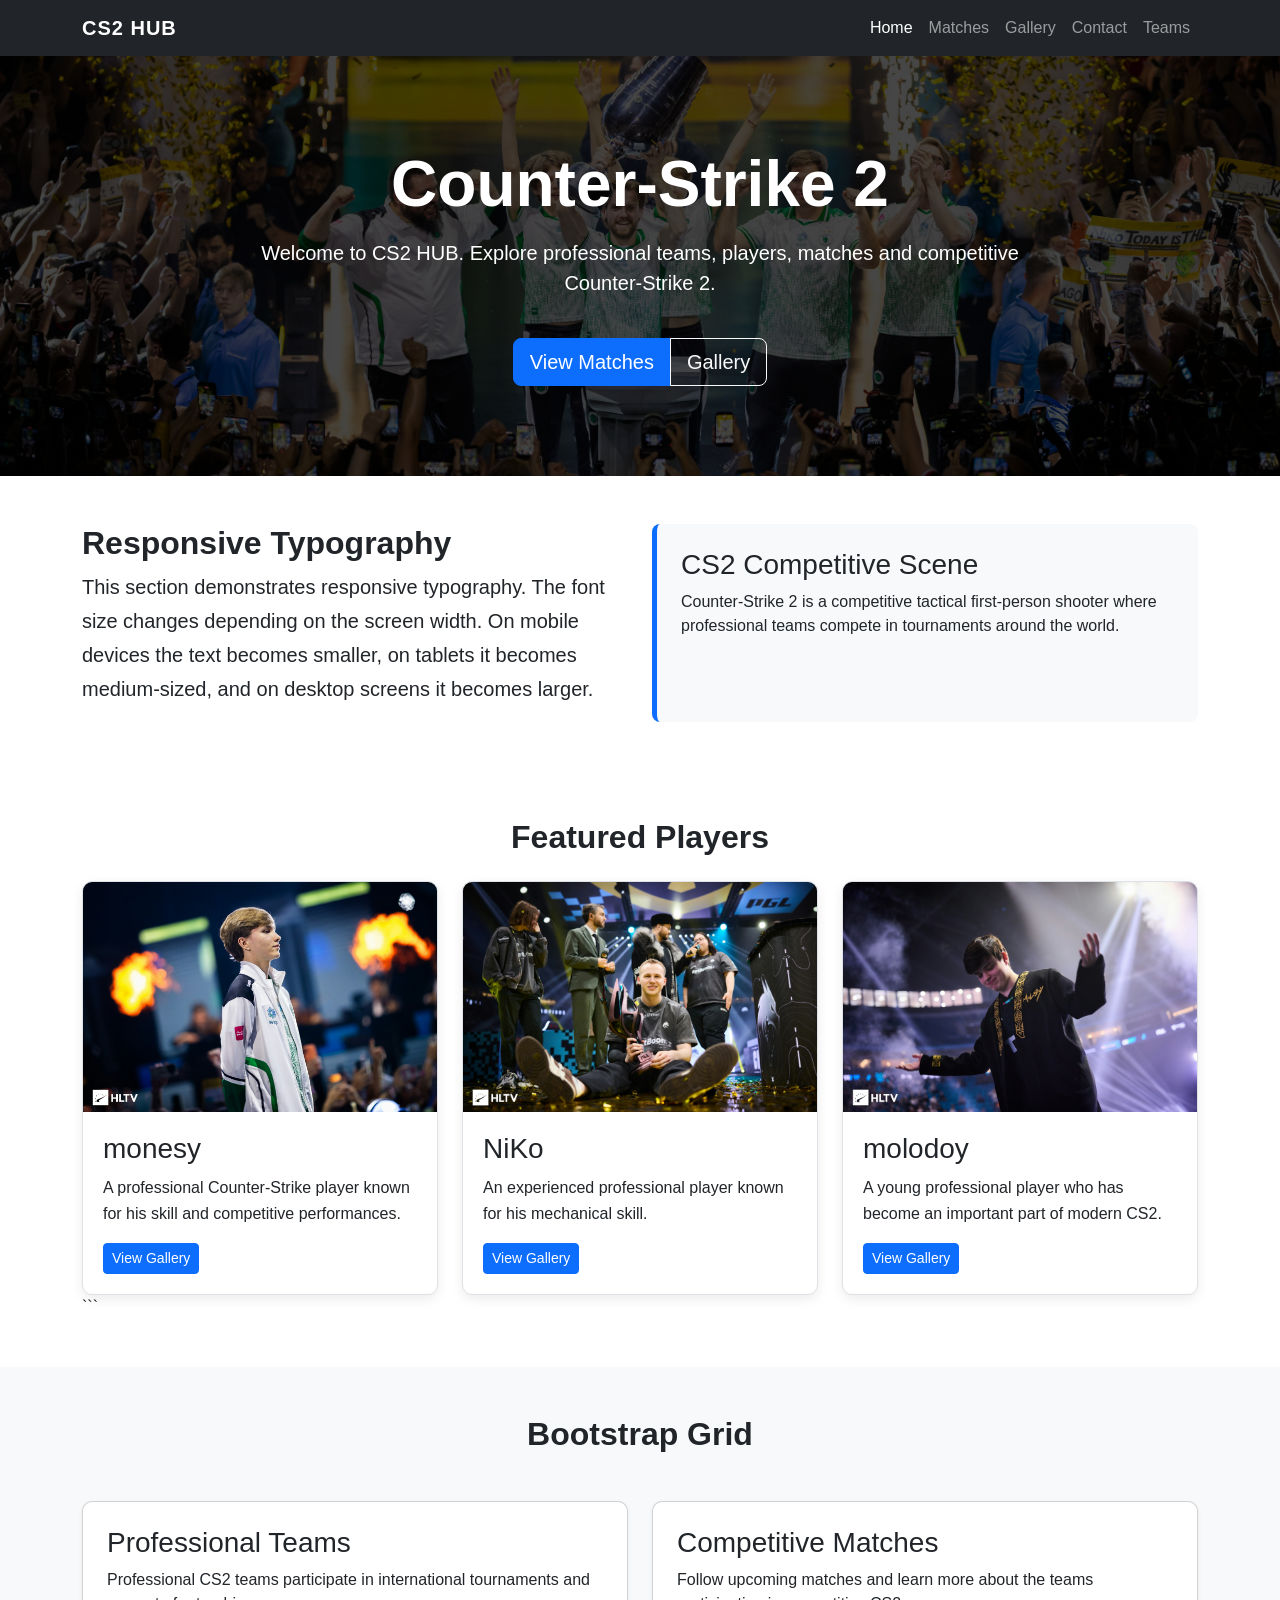
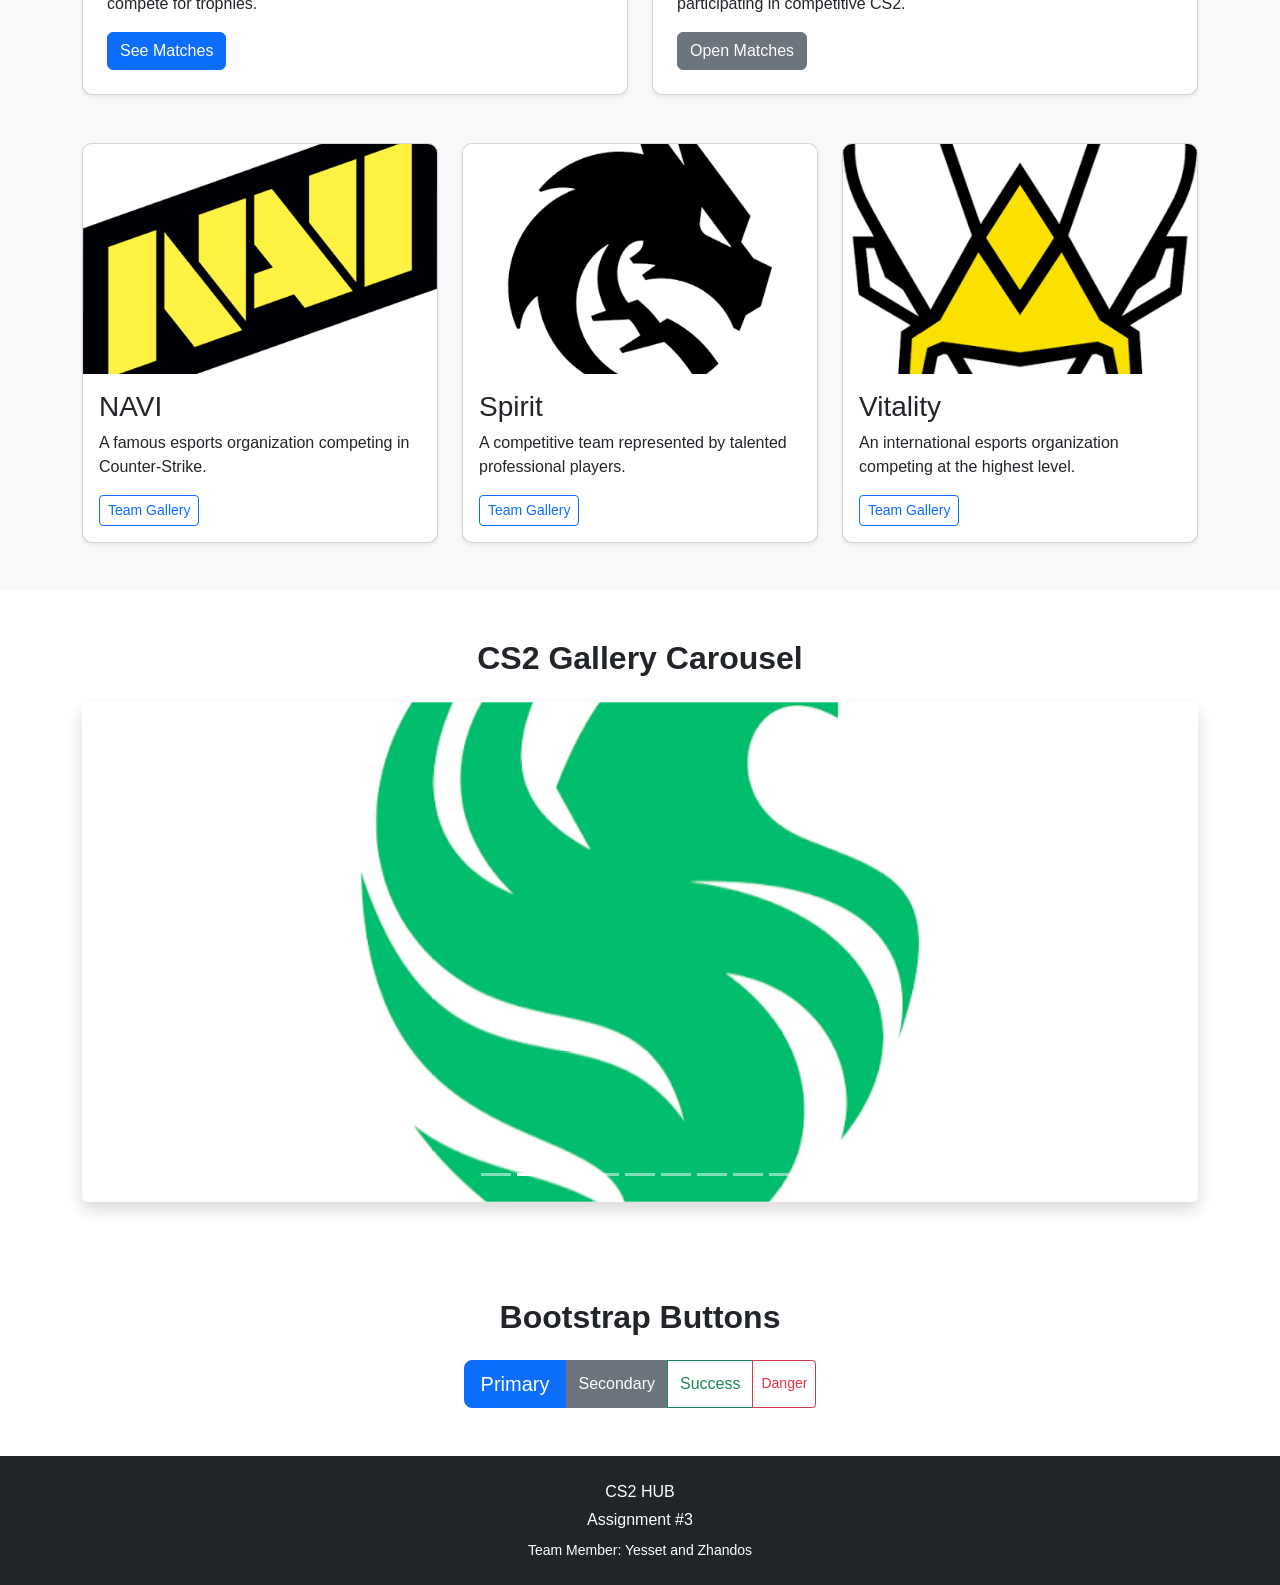
<file: index.html>
<!DOCTYPE html>

<html lang="en">

<head>

<meta charset="UTF-8">

<meta
    name="viewport"
    content="width=device-width, initial-scale=1.0"
>

<title>CS2 HUB - Home</title>

<!-- Bootstrap 5.3 -->
<link
    href="https://cdn.jsdelivr.net/npm/bootstrap@5.3.3/dist/css/bootstrap.min.css"
    rel="stylesheet"
>

<!-- Custom CSS -->
<link rel="stylesheet" href="css/style.css">

</head>

<body>

<!-- =====================================================
     NAVBAR
     ===================================================== -->

<nav class="navbar navbar-expand-lg navbar-dark bg-dark sticky-top">

<div class="container">

    <a
        class="navbar-brand fw-bold"
        href="index.html"
    >
        CS2 HUB
    </a>


    <button
        class="navbar-toggler"
        type="button"
        data-bs-toggle="collapse"
        data-bs-target="#mainNavbar"
        aria-controls="mainNavbar"
        aria-expanded="false"
        aria-label="Toggle navigation"
    >

        <span class="navbar-toggler-icon"></span>

    </button>


    <div
        class="collapse navbar-collapse"
        id="mainNavbar"
    >

        <ul class="navbar-nav ms-auto">

            <li class="nav-item">
                <a
                    class="nav-link active"
                    href="index.html"
                >
                    Home
                </a>
            </li>

            <li class="nav-item">
                <a
                    class="nav-link"
                    href="matches.html"
                >
                    Matches
                </a>
            </li>

            <li class="nav-item">
                <a
                    class="nav-link"
                    href="gallery.html"
                >
                    Gallery
                </a>
            </li>

            <li class="nav-item">
                <a
                    class="nav-link"
                    href="contact.html"
                >
                    Contact
                </a>
            </li>

            <li class="nav-item">
                <a
                    class="nav-link"
                    href="#teams"
                >
                    Teams
                </a>
            </li>

        </ul>

    </div>

</div>

</nav>

<!-- =====================================================
     HERO
     ===================================================== -->

<header class="hero-section py-5">

<div class="container text-center">

    <h1 class="hero-title fw-bold">
        Counter-Strike 2
    </h1>

    <p class="hero-text lead mt-3">

        Welcome to CS2 HUB.
        Explore professional teams, players,
        matches and competitive Counter-Strike 2.

    </p>


    <div
        class="btn-group mt-4"
        role="group"
        aria-label="Main actions"
    >

        <a
            href="matches.html"
            class="btn btn-primary btn-lg"
        >
            View Matches
        </a>

        <a
            href="gallery.html"
            class="btn btn-outline-light btn-lg"
        >
            Gallery
        </a>

    </div>

</div>

</header>

<!-- =====================================================
     RESPONSIVE TYPOGRAPHY
     ===================================================== -->

<section class="container py-5">

<div class="row g-4">

    <div class="col-12 col-lg-6">

        <h2 class="section-title">
            Responsive Typography
        </h2>

        <p class="responsive-text">

            This section demonstrates responsive typography.
            The font size changes depending on the screen width.
            On mobile devices the text becomes smaller,
            on tablets it becomes medium-sized,
            and on desktop screens it becomes larger.

        </p>

    </div>


    <div class="col-12 col-lg-6">

        <div class="info-box p-4 h-100">

            <h3>
                CS2 Competitive Scene
            </h3>

            <p class="mb-0">

                Counter-Strike 2 is a competitive tactical
                first-person shooter where professional teams
                compete in tournaments around the world.

            </p>

        </div>

    </div>

</div>

</section>

<!-- =====================================================
     FEATURED PLAYERS
     ===================================================== -->

<section class="container py-5">

<h2 class="section-title text-center mb-4">
    Featured Players
</h2>


<div class="custom-card-container">


    <!-- CARD 1 -->

    <article class="custom-card">

        <img
            src="images/monesy.jpg"
            alt="m0NESY player"
            class="custom-card-image"
        >

        <div class="custom-card-content">

            <h3>
                monesy
            </h3>

            <p>

                A professional Counter-Strike player
                known for his skill and competitive
                performances.

            </p>

            <a
                href="gallery.html"
                class="btn btn-primary btn-sm"
            >
                View Gallery
            </a>

        </div>

    </article>



    <!-- CARD 2 -->

    <article class="custom-card">

        <img
            src="images/tn1r.jpg"
            alt="NiKo player"
            class="custom-card-image"
        >

        <div class="custom-card-content">

            <h3>
                NiKo
            </h3>

            <p>

                An experienced professional player
                known for his mechanical skill.

            </p>

            <a
                href="gallery.html"
                class="btn btn-primary btn-sm"
            >
                View Gallery
            </a>

        </div>

    </article>



    <!-- CARD 3 -->

    <article class="custom-card">

        <img
            src="images/molodoy.jpg"
            alt="donk player"
            class="custom-card-image"
        >

        <div class="custom-card-content">

            <h3>
                molodoy
            </h3>

            <p>

                A young professional player who has
                become an important part of modern CS2.

            </p>

            <a
                href="gallery.html"
                class="btn btn-primary btn-sm"
            >
                View Gallery
            </a>

        </div>

    </article>

</div>
```

</section>

<!-- =====================================================
     BOOTSTRAP GRID
     ===================================================== -->

<section
    id="teams"
    class="container-fluid bg-light py-5"
>

<div class="container">

    <h2 class="section-title text-center mb-5">
        Bootstrap Grid
    </h2>


    <!-- TWO COLUMNS -->

    <div class="row g-4 mb-5">

        <div class="col-12 col-lg-6">

            <div class="card h-100 shadow-sm">

                <div class="card-body p-4">

                    <h3 class="card-title">
                        Professional Teams
                    </h3>

                    <p class="card-text">

                        Professional CS2 teams participate
                        in international tournaments and
                        compete for trophies.

                    </p>

                    <a
                        href="matches.html"
                        class="btn btn-primary"
                    >
                        See Matches
                    </a>

                </div>

            </div>

        </div>


        <div class="col-12 col-lg-6">

            <div class="card h-100 shadow-sm">

                <div class="card-body p-4">

                    <h3 class="card-title">
                        Competitive Matches
                    </h3>

                    <p class="card-text">

                        Follow upcoming matches and learn
                        more about the teams participating
                        in competitive CS2.

                    </p>

                    <a
                        href="matches.html"
                        class="btn btn-secondary"
                    >
                        Open Matches
                    </a>

                </div>

            </div>

        </div>

    </div>



    <!-- THREE COLUMNS -->

    <div class="row g-4">

        <div class="col-12 col-md-6 col-lg-4">

            <div class="card h-100 shadow-sm">

                <img
                    src="images/navi.jpg"
                    class="card-img-top"
                    alt="NAVI team"
                >

                <div class="card-body">

                    <h3 class="card-title">
                        NAVI
                    </h3>

                    <p class="card-text">

                        A famous esports organization
                        competing in Counter-Strike.

                    </p>

                    <a
                        href="gallery.html"
                        class="btn btn-outline-primary btn-sm"
                    >
                        Team Gallery
                    </a>

                </div>

            </div>

        </div>


        <div class="col-12 col-md-6 col-lg-4">

            <div class="card h-100 shadow-sm">

                <img
                    src="images/spirit.jpg"
                    class="card-img-top"
                    alt="Spirit team"
                >

                <div class="card-body">

                    <h3 class="card-title">
                        Spirit
                    </h3>

                    <p class="card-text">

                        A competitive team represented
                        by talented professional players.

                    </p>

                    <a
                        href="gallery.html"
                        class="btn btn-outline-primary btn-sm"
                    >
                        Team Gallery
                    </a>

                </div>

            </div>

        </div>


        <div class="col-12 col-md-6 col-lg-4">

            <div class="card h-100 shadow-sm">

                <img
                    src="images/vitality.jpg"
                    class="card-img-top"
                    alt="Vitality team"
                >

                <div class="card-body">

                    <h3 class="card-title">
                        Vitality
                    </h3>

                    <p class="card-text">

                        An international esports organization
                        competing at the highest level.

                    </p>

                    <a
                        href="gallery.html"
                        class="btn btn-outline-primary btn-sm"
                    >
                        Team Gallery
                    </a>

                </div>

            </div>

        </div>

    </div>

</div>

</section>

<!-- =====================================================
     CAROUSEL
     ===================================================== -->

<section class="container py-5">

<h2 class="section-title text-center mb-4">
    CS2 Gallery Carousel
</h2>


<div
    id="cs2Carousel"
    class="carousel slide"
    data-bs-ride="carousel"
>

    <div class="carousel-indicators">

        <button
            type="button"
            data-bs-target="#cs2Carousel"
            data-bs-slide-to="0"
            class="active"
            aria-current="true"
            aria-label="Slide 1"
        ></button>

        <button
            type="button"
            data-bs-target="#cs2Carousel"
            data-bs-slide-to="1"
            aria-label="Slide 2"
        ></button>

        <button
            type="button"
            data-bs-target="#cs2Carousel"
            data-bs-slide-to="2"
            aria-label="Slide 3"
        ></button>

        <button
            type="button"
            data-bs-target="#cs2Carousel"
            data-bs-slide-to="3"
            aria-label="Slide 4"
        ></button>

        <button
            type="button"
            data-bs-target="#cs2Carousel"
            data-bs-slide-to="4"
            aria-label="Slide 5"
        ></button>

        <button
            type="button"
            data-bs-target="#cs2Carousel"
            data-bs-slide-to="5"
            aria-label="Slide 6"
        ></button>

        <button
            type="button"
            data-bs-target="#cs2Carousel"
            data-bs-slide-to="6"
            aria-label="Slide 7"
        ></button>

        <button
            type="button"
            data-bs-target="#cs2Carousel"
            data-bs-slide-to="7"
            aria-label="Slide 8"
        ></button>

        <button
            type="button"
            data-bs-target="#cs2Carousel"
            data-bs-slide-to="8"
            aria-label="Slide 9"
        ></button>

    </div>


    <div class="carousel-inner rounded shadow">

        <div class="carousel-item active">

            <img
                src="images/avatar.jpg"
                class="d-block w-50 mx-auto carousel-image"
                alt="CS2 player"
            >

        </div>


        <div class="carousel-item">

            <img
                src="images/falcons.jpg"
                class="d-block w-50 mx-auto carousel-image"
                alt="Falcons"
            >

        </div>


        <div class="carousel-item">

            <img
                src="images/faze.jpg"
                class="d-block w-50 mx-auto carousel-image"
                alt="FaZe"
            >

        </div>


        <div class="carousel-item">

            <img
                src="images/furia.jpg"
                class="d-block w-50 mx-auto carousel-image"
                alt="FURIA"
            >

        </div>


        <div class="carousel-item">

            <img
                src="images/g2.jpg"
                class="d-block w-50 mx-auto carousel-image"
                alt="G2"
            >

        </div>


        <div class="carousel-item">

            <img
                src="images/liquid.jpg"
                class="d-block w-50 mx-auto carousel-image"
                alt="Liquid"
            >

        </div>


        <div class="carousel-item">

            <img
                src="images/navi.jpg"
                class="d-block w-50 mx-auto carousel-image"
                alt="NAVI"
            >

        </div>


        <div class="carousel-item">

            <img
                src="images/spirit.jpg"
                class="d-block w-50 mx-auto carousel-image"
                alt="Spirit"
            >

        </div>


        <div class="carousel-item">

            <img
                src="images/vitality.jpg"
                class="d-block w-50 mx-auto carousel-image"
                alt="Vitality"
            >

        </div>

    </div>


    <button
        class="carousel-control-prev"
        type="button"
        data-bs-target="#cs2Carousel"
        data-bs-slide="prev"
    >

        <span
            class="carousel-control-prev-icon"
            aria-hidden="true"
        ></span>

        <span class="visually-hidden">
            Previous
        </span>

    </button>


    <button
        class="carousel-control-next"
        type="button"
        data-bs-target="#cs2Carousel"
        data-bs-slide="next"
    >

        <span
            class="carousel-control-next-icon"
            aria-hidden="true"
        ></span>

        <span class="visually-hidden">
            Next
        </span>

    </button>

</div>

</section>

<!-- =====================================================
     BUTTONS
     ===================================================== -->

<section class="container py-5">

<div class="text-center">

    <h2 class="section-title mb-4">
        Bootstrap Buttons
    </h2>


    <div
        class="btn-group"
        role="group"
        aria-label="CS2 buttons"
    >

        <button class="btn btn-primary btn-lg">
            Primary
        </button>

        <button class="btn btn-secondary">
            Secondary
        </button>

        <button class="btn btn-outline-success">
            Success
        </button>

        <button class="btn btn-outline-danger btn-sm">
            Danger
        </button>

    </div>

</div>

</section>

<!-- =====================================================
     FOOTER
     ===================================================== -->

<footer class="bg-dark text-white text-center py-4">

<div class="container">

    <p class="mb-1">
        CS2 HUB
    </p>

    <p class="mb-0">
        Assignment #3
    </p>

    <p class="small mt-2 mb-0">
        Team Member: Yesset and Zhandos
    </p>

</div>

</footer>

<script
    src="https://cdn.jsdelivr.net/npm/bootstrap@5.3.3/dist/js/bootstrap.bundle.min.js"
></script>

</body>

</html>
</file>
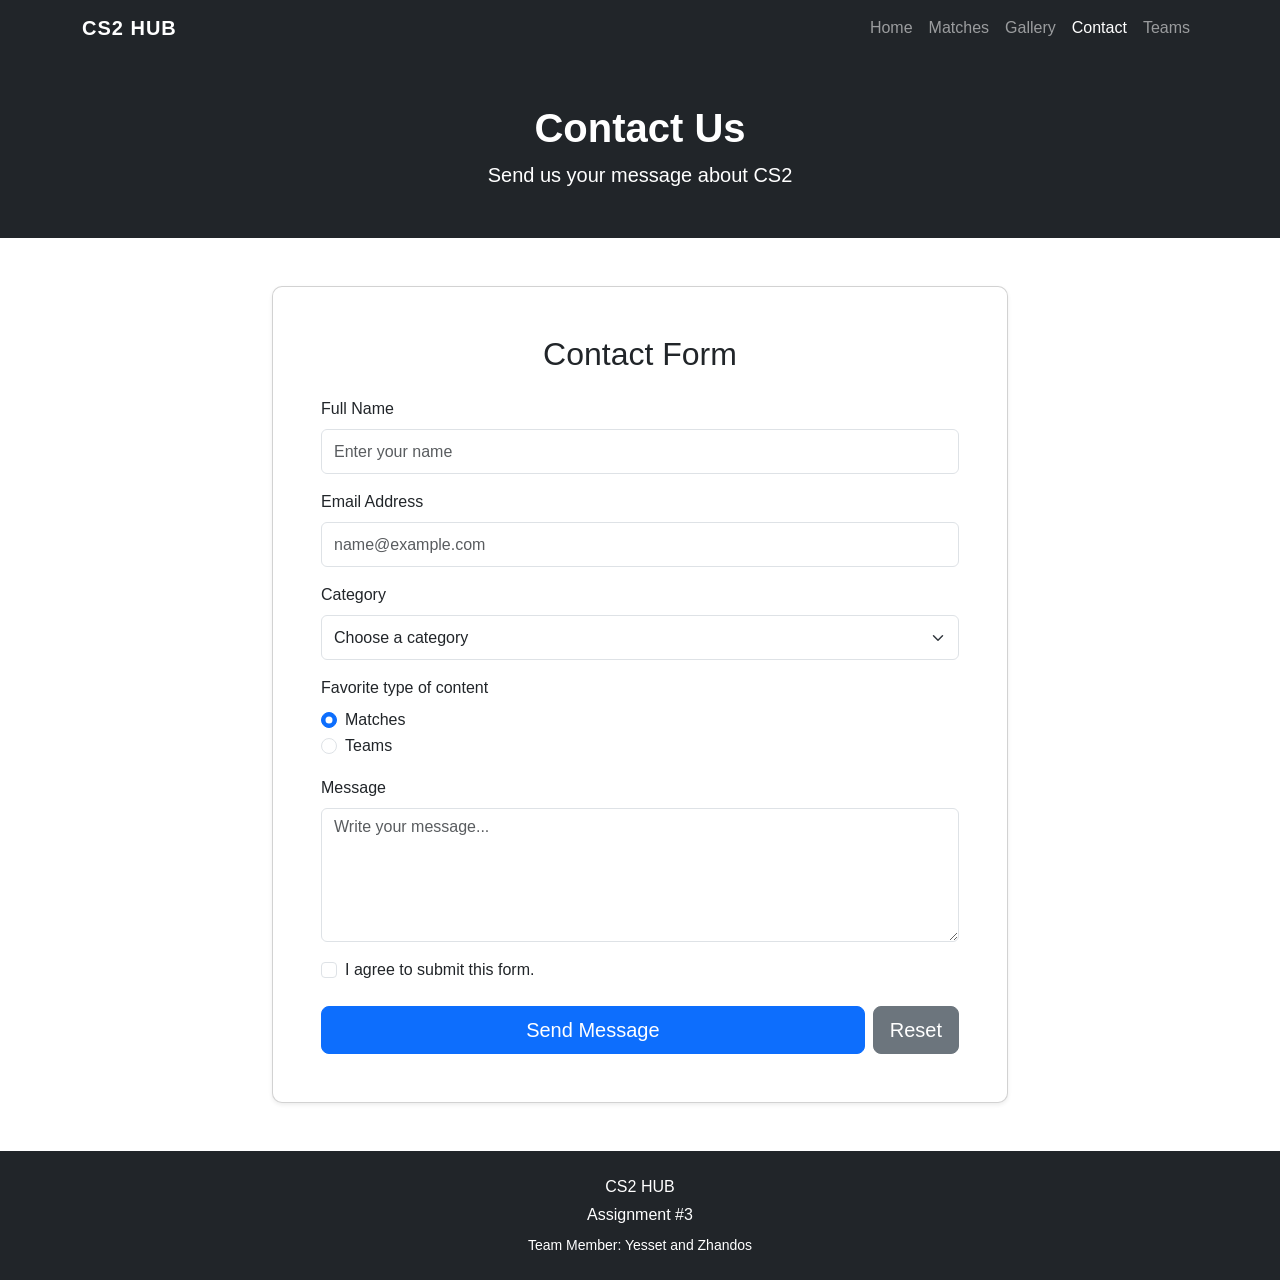
<file: contact.html>
<!DOCTYPE html>

<html lang="en">

<head>

<meta charset="UTF-8">

<meta
    name="viewport"
    content="width=device-width, initial-scale=1.0"
>

<title>CS2 HUB - Contact</title>

<link
    href="https://cdn.jsdelivr.net/npm/bootstrap@5.3.3/dist/css/bootstrap.min.css"
    rel="stylesheet"
>

<link rel="stylesheet" href="css/style.css">

</head>

<body>

<!-- =====================================================
     NAVBAR
     ===================================================== -->

<nav class="navbar navbar-expand-lg navbar-dark bg-dark sticky-top">

<div class="container">

    <a
        class="navbar-brand fw-bold"
        href="index.html"
    >
        CS2 HUB
    </a>


    <button
        class="navbar-toggler"
        type="button"
        data-bs-toggle="collapse"
        data-bs-target="#mainNavbar"
        aria-controls="mainNavbar"
        aria-expanded="false"
        aria-label="Toggle navigation"
    >

        <span class="navbar-toggler-icon"></span>

    </button>


    <div
        class="collapse navbar-collapse"
        id="mainNavbar"
    >

        <ul class="navbar-nav ms-auto">

            <li class="nav-item">

                <a
                    class="nav-link"
                    href="index.html"
                >
                    Home
                </a>

            </li>


            <li class="nav-item">

                <a
                    class="nav-link"
                    href="matches.html"
                >
                    Matches
                </a>

            </li>


            <li class="nav-item">

                <a
                    class="nav-link"
                    href="gallery.html"
                >
                    Gallery
                </a>

            </li>


            <li class="nav-item">

                <a
                    class="nav-link active"
                    href="contact.html"
                >
                    Contact
                </a>

            </li>


            <li class="nav-item">

                <a
                    class="nav-link"
                    href="index.html#teams"
                >
                    Teams
                </a>

            </li>

        </ul>

    </div>

</div>

</nav>

<!-- =====================================================
     HEADER
     ===================================================== -->

<header class="page-header py-5">

<div class="container text-center">

    <h1 class="fw-bold">
        Contact Us
    </h1>

    <p class="lead mb-0">
        Send us your message about CS2
    </p>

</div>

</header>

<!-- =====================================================
     FORM
     ===================================================== -->

<main class="container py-5">

<div class="row justify-content-center">

    <div class="col-12 col-md-10 col-lg-8">

        <div class="card shadow-sm">

            <div class="card-body p-4 p-lg-5">

                <h2 class="card-title text-center mb-4">
                    Contact Form
                </h2>


                <form>


                    <!-- NAME -->

                    <div class="mb-3">

                        <label
                            for="name"
                            class="form-label"
                        >
                            Full Name
                        </label>

                        <input
                            type="text"
                            class="form-control"
                            id="name"
                            name="name"
                            placeholder="Enter your name"
                            required
                        >

                    </div>



                    <!-- EMAIL -->

                    <div class="mb-3">

                        <label
                            for="email"
                            class="form-label"
                        >
                            Email Address
                        </label>

                        <input
                            type="email"
                            class="form-control"
                            id="email"
                            name="email"
                            placeholder="name@example.com"
                            required
                        >

                    </div>



                    <!-- CATEGORY -->

                    <div class="mb-3">

                        <label
                            for="category"
                            class="form-label"
                        >
                            Category
                        </label>

                        <select
                            class="form-select"
                            id="category"
                            name="category"
                        >

                            <option selected>
                                Choose a category
                            </option>

                            <option>
                                Teams
                            </option>

                            <option>
                                Players
                            </option>

                            <option>
                                Matches
                            </option>

                            <option>
                                Website
                            </option>

                        </select>

                    </div>



                    <!-- RADIO -->

                    <fieldset class="mb-3">

                        <legend class="fs-6">
                            Favorite type of content
                        </legend>


                        <div class="form-check">

                            <input
                                class="form-check-input"
                                type="radio"
                                name="contentType"
                                id="favoriteMatches"
                                value="Matches"
                                checked
                            >

                            <label
                                class="form-check-label"
                                for="favoriteMatches"
                            >
                                Matches
                            </label>

                        </div>


                        <div class="form-check">

                            <input
                                class="form-check-input"
                                type="radio"
                                name="contentType"
                                id="favoriteTeams"
                                value="Teams"
                            >

                            <label
                                class="form-check-label"
                                for="favoriteTeams"
                            >
                                Teams
                            </label>

                        </div>

                    </fieldset>



                    <!-- MESSAGE -->

                    <div class="mb-3">

                        <label
                            for="message"
                            class="form-label"
                        >
                            Message
                        </label>

                        <textarea
                            class="form-control"
                            id="message"
                            name="message"
                            rows="5"
                            placeholder="Write your message..."
                            required
                        ></textarea>

                    </div>



                    <!-- CHECKBOX -->

                    <div class="form-check mb-4">

                        <input
                            class="form-check-input"
                            type="checkbox"
                            id="agreement"
                            name="agreement"
                            required
                        >

                        <label
                            class="form-check-label"
                            for="agreement"
                        >
                            I agree to submit this form.
                        </label>

                    </div>



                    <!-- BUTTONS -->

                    <div class="d-grid gap-2 d-md-flex">

                        <button
                            type="submit"
                           class="btn btn-primary btn-lg flex-md-grow-1"
                        >
                            Send Message
                        </button>

                            <button
                            type="reset"
                            class="btn btn-secondary btn-lg"
                        >
                            Reset
                        </button>

                    </div>


                </form>

            </div>

        </div>

    </div>

</div>

</main>

<!-- =====================================================
     FOOTER
     ===================================================== -->

<footer class="bg-dark text-white text-center py-4">

<div class="container">

    <p class="mb-1">
        CS2 HUB
    </p>

    <p class="mb-0">
        Assignment #3
    </p>

    <p class="small mt-2 mb-0">
        Team Member: Yesset and Zhandos
    </p>

</div>

</footer>

<script
    src="https://cdn.jsdelivr.net/npm/bootstrap@5.3.3/dist/js/bootstrap.bundle.min.js"
></script>

</body>

</html>
</file>
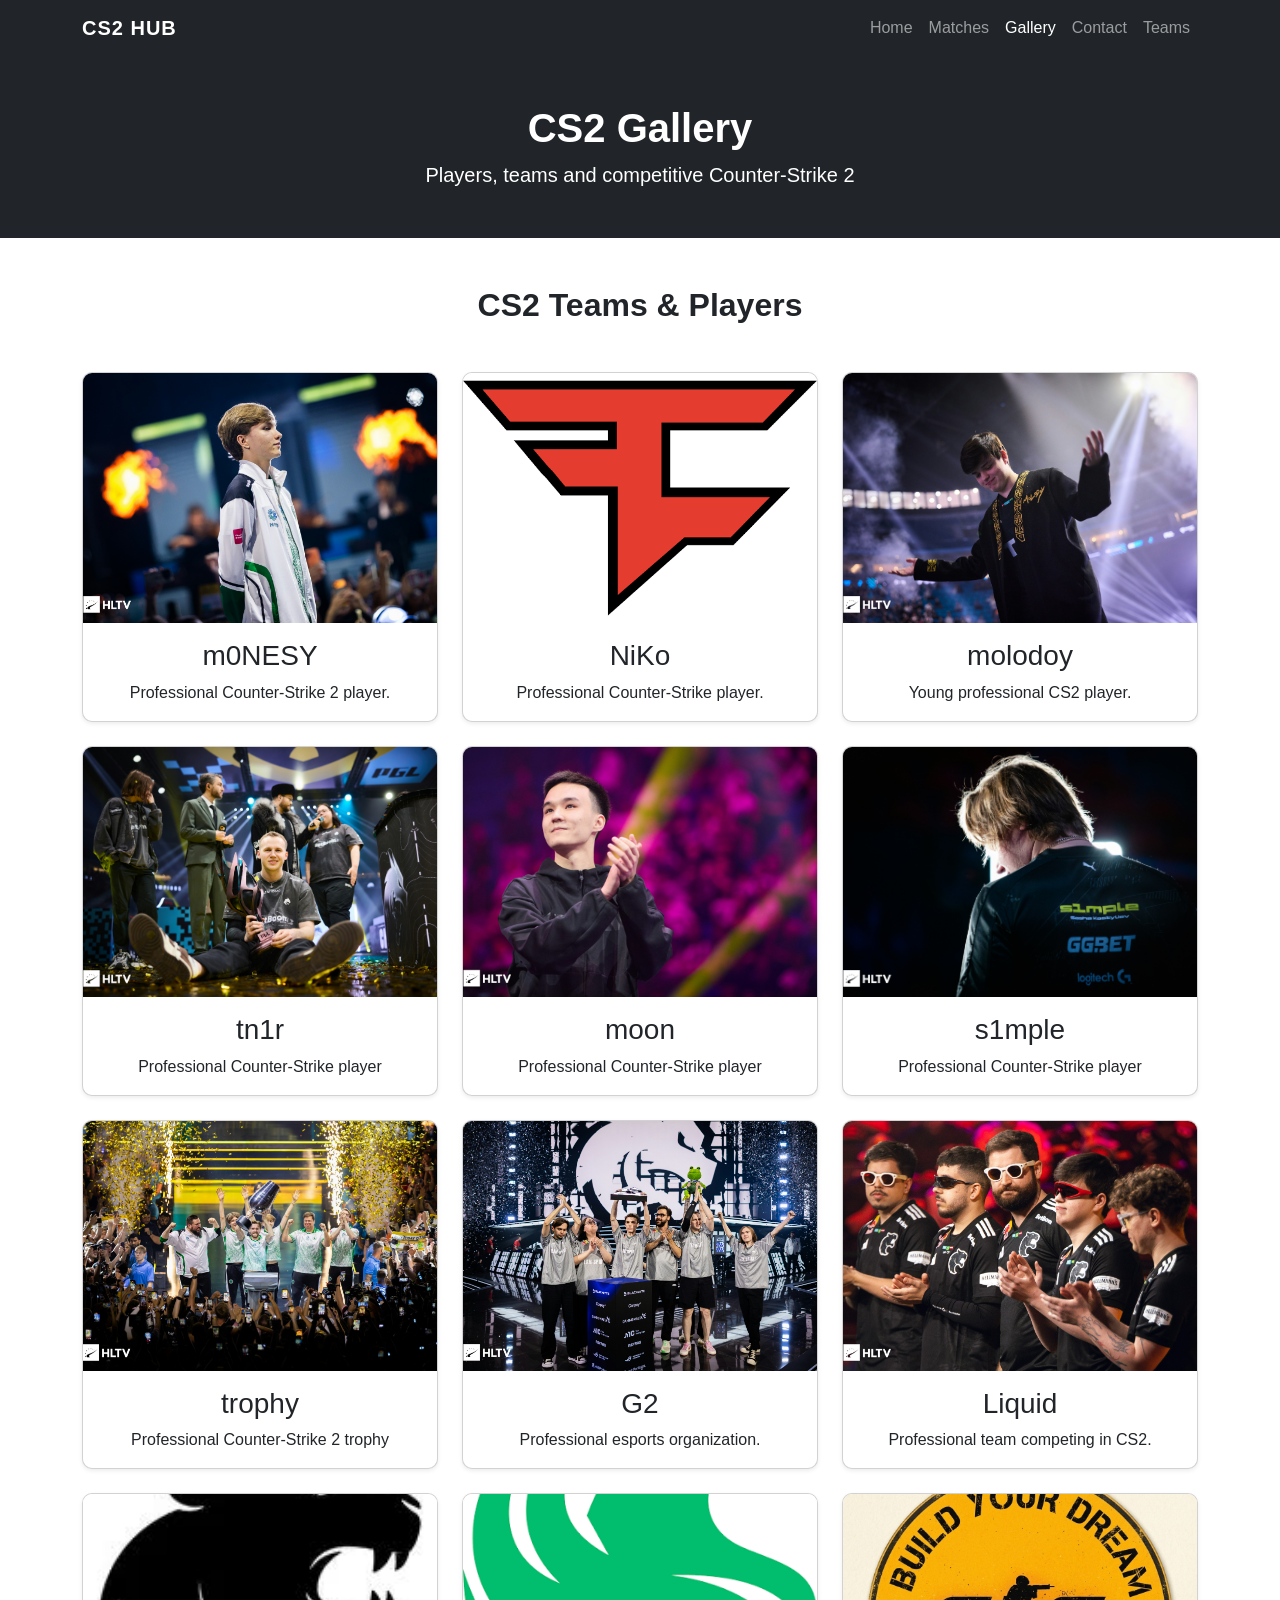
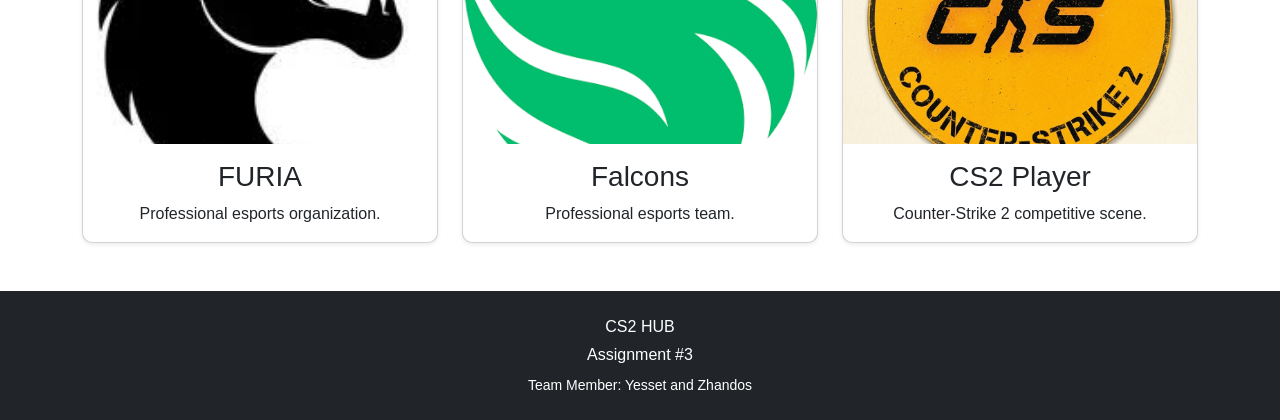
<file: gallery.html>
<!DOCTYPE html>

<html lang="en">

<head>

<meta charset="UTF-8">

<meta
    name="viewport"
    content="width=device-width, initial-scale=1.0"
>

<title>CS2 HUB - Gallery</title>

<link
    href="https://cdn.jsdelivr.net/npm/bootstrap@5.3.3/dist/css/bootstrap.min.css"
    rel="stylesheet"
>

<link rel="stylesheet" href="css/style.css">

</head>

<body>

<!-- =====================================================
     NAVBAR
     ===================================================== -->

<nav class="navbar navbar-expand-lg navbar-dark bg-dark sticky-top">

<div class="container">

    <a
        class="navbar-brand fw-bold"
        href="index.html"
    >
        CS2 HUB
    </a>


    <button
        class="navbar-toggler"
        type="button"
        data-bs-toggle="collapse"
        data-bs-target="#mainNavbar"
        aria-controls="mainNavbar"
        aria-expanded="false"
        aria-label="Toggle navigation"
    >

        <span class="navbar-toggler-icon"></span>

    </button>


    <div
        class="collapse navbar-collapse"
        id="mainNavbar"
    >

        <ul class="navbar-nav ms-auto">

            <li class="nav-item">
                <a
                    class="nav-link"
                    href="index.html"
                >
                    Home
                </a>
            </li>

            <li class="nav-item">
                <a
                    class="nav-link"
                    href="matches.html"
                >
                    Matches
                </a>
            </li>

            <li class="nav-item">
                <a
                    class="nav-link active"
                    href="gallery.html"
                >
                    Gallery
                </a>
            </li>

            <li class="nav-item">
                <a
                    class="nav-link"
                    href="contact.html"
                >
                    Contact
                </a>
            </li>

            <li class="nav-item">
                <a
                    class="nav-link"
                    href="index.html#teams"
                >
                    Teams
                </a>
            </li>

        </ul>

    </div>

</div>

</nav>

<!-- =====================================================
     HEADER
     ===================================================== -->

<header class="page-header py-5">

<div class="container text-center">

    <h1 class="fw-bold">
        CS2 Gallery
    </h1>

    <p class="lead mb-0">
        Players, teams and competitive Counter-Strike 2
    </p>

</div>

</header>

<!-- =====================================================
     GALLERY
     ===================================================== -->

<main class="container py-5">

<h2 class="section-title text-center mb-5">
    CS2 Teams & Players
</h2>


<div class="row g-4">


    <!-- 1 -->

    <div class="col-12 col-md-6 col-lg-4">

        <div class="card gallery-card h-100 shadow-sm">

            <img
                src="images/monesy.jpg"
                class="card-img-top gallery-image"
                alt="m0NESY player"
            >

            <div class="card-body text-center">

                <h3 class="card-title">
                    m0NESY
                </h3>

                <p class="card-text">
                    Professional Counter-Strike 2 player.
                </p>

            </div>

        </div>

    </div>



    <!-- 2 -->

    <div class="col-12 col-md-6 col-lg-4">

        <div class="card gallery-card h-100 shadow-sm">

            <img
                src="images/faze.jpg"
                class="card-img-top gallery-image"
                alt="NiKo player"
            >

            <div class="card-body text-center">

                <h3 class="card-title">
                    NiKo
                </h3>

                <p class="card-text">
                    Professional Counter-Strike player.
                </p>

            </div>

        </div>

    </div>



    <!-- 3 -->

    <div class="col-12 col-md-6 col-lg-4">

        <div class="card gallery-card h-100 shadow-sm">

            <img
                src="images/molodoy.jpg"
                class="card-img-top gallery-image"
                alt="donk player"
            >

            <div class="card-body text-center">

                <h3 class="card-title">
                    molodoy
                </h3>

                <p class="card-text">
                    Young professional CS2 player.
                </p>

            </div>

        </div>

    </div>



    <!-- 4 -->

    <div class="col-12 col-md-6 col-lg-4">

        <div class="card gallery-card h-100 shadow-sm">

            <img
                src="images/tn1r.jpg"
                class="card-img-top gallery-image"
                alt="NAVI team"
            >

            <div class="card-body text-center">

                <h3 class="card-title">
                    tn1r
                </h3>

                <p class="card-text">
                    Professional Counter-Strike player
                </p>

            </div>

        </div>

    </div>



    <!-- 5 -->

    <div class="col-12 col-md-6 col-lg-4">

        <div class="card gallery-card h-100 shadow-sm">

            <img
                src="images/moon.jpg"
                class="card-img-top gallery-image"
                alt="Spirit team"
            >

            <div class="card-body text-center">

                <h3 class="card-title">
                    moon
                </h3>

                <p class="card-text">
                    Professional Counter-Strike player
                </p>

            </div>

        </div>

    </div>



    <!-- 6 -->

    <div class="col-12 col-md-6 col-lg-4">

        <div class="card gallery-card h-100 shadow-sm">

            <img
                src="images/goat.jpg"
                class="card-img-top gallery-image"
                alt="Vitality team"
            >

            <div class="card-body text-center">

                <h3 class="card-title">
                    s1mple
                </h3>

                <p class="card-text">
                    Professional Counter-Strike player
                </p>

            </div>

        </div>

    </div>



    <!-- 7 -->

    <div class="col-12 col-md-6 col-lg-4">

        <div class="card gallery-card h-100 shadow-sm">

            <img
                src="images/trophy.jpg"
                class="card-img-top gallery-image"
                alt="FaZe team"
            >

            <div class="card-body text-center">

                <h3 class="card-title">
                    trophy
                </h3>

                <p class="card-text">
                    Professional Counter-Strike 2 trophy
                </p>

            </div>

        </div>

    </div>



    <!-- 8 -->

    <div class="col-12 col-md-6 col-lg-4">

        <div class="card gallery-card h-100 shadow-sm">

            <img
                src="images/ob.jpg"
                class="card-img-top gallery-image"
                alt="G2 team"
            >

            <div class="card-body text-center">

                <h3 class="card-title">
                    G2
                </h3>

                <p class="card-text">
                    Professional esports organization.
                </p>

            </div>

        </div>

    </div>



    <!-- 9 -->

    <div class="col-12 col-md-6 col-lg-4">

        <div class="card gallery-card h-100 shadow-sm">

            <img
                src="images/ob2.jpg"
                class="card-img-top gallery-image"
                alt="Liquid team"
            >

            <div class="card-body text-center">

                <h3 class="card-title">
                    Liquid
                </h3>

                <p class="card-text">
                    Professional team competing in CS2.
                </p>

            </div>

        </div>

    </div>



    <!-- 10 -->

    <div class="col-12 col-md-6 col-lg-4">

        <div class="card gallery-card h-100 shadow-sm">

            <img
                src="images/furia.jpg"
                class="card-img-top gallery-image"
                alt="FURIA team"
            >

            <div class="card-body text-center">

                <h3 class="card-title">
                    FURIA
                </h3>

                <p class="card-text">
                    Professional esports organization.
                </p>

            </div>

        </div>

    </div>



    <!-- 11 -->

    <div class="col-12 col-md-6 col-lg-4">

        <div class="card gallery-card h-100 shadow-sm">

            <img
                src="images/falcons.jpg"
                class="card-img-top gallery-image"
                alt="Falcons team"
            >

            <div class="card-body text-center">

                <h3 class="card-title">
                    Falcons
                </h3>

                <p class="card-text">
                    Professional esports team.
                </p>

            </div>

        </div>

    </div>



    <!-- 12 -->

    <div class="col-12 col-md-6 col-lg-4">

        <div class="card gallery-card h-100 shadow-sm">

            <img
                src="images/avatar.jpg"
                class="card-img-top gallery-image"
                alt="CS2 player"
            >

            <div class="card-body text-center">

                <h3 class="card-title">
                    CS2 Player
                </h3>

                <p class="card-text">
                    Counter-Strike 2 competitive scene.
                </p>

            </div>

        </div>

    </div>


</div>

</main>

<!-- =====================================================
     FOOTER
     ===================================================== -->

<footer class="bg-dark text-white text-center py-4">

<div class="container">

    <p class="mb-1">
        CS2 HUB
    </p>

    <p class="mb-0">
        Assignment #3
    </p>

    <p class="small mt-2 mb-0">
        Team Member: Yesset and Zhandos
    </p>

</div>

</footer>

<script
    src="https://cdn.jsdelivr.net/npm/bootstrap@5.3.3/dist/js/bootstrap.bundle.min.js"
></script>

</body>

</html>
</file>
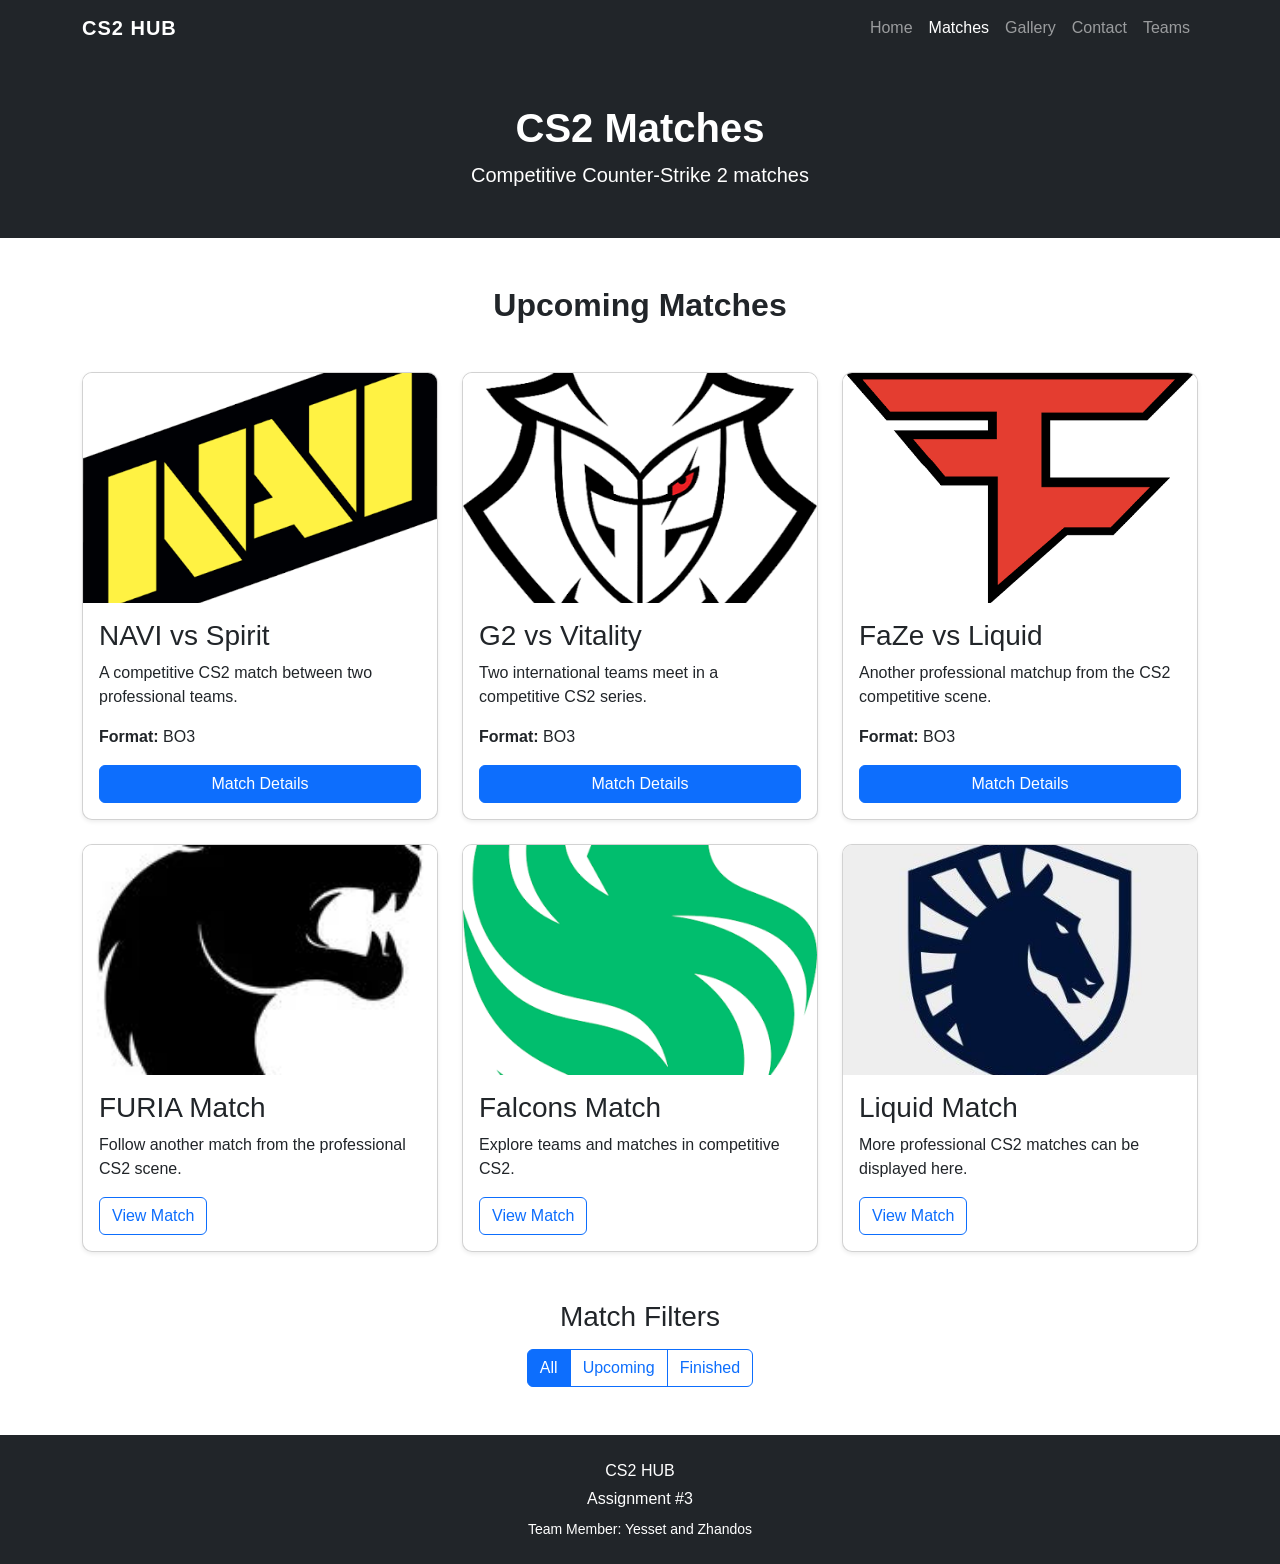
<file: matches.html>
<!DOCTYPE html>

<html lang="en">

<head>

<meta charset="UTF-8">

<meta
    name="viewport"
    content="width=device-width, initial-scale=1.0"
>

<title>CS2 HUB - Matches</title>

<link
    href="https://cdn.jsdelivr.net/npm/bootstrap@5.3.3/dist/css/bootstrap.min.css"
    rel="stylesheet"
>

<link rel="stylesheet" href="css/style.css">

</head>

<body>

<!-- =====================================================
     NAVBAR
     ===================================================== -->

<nav class="navbar navbar-expand-lg navbar-dark bg-dark sticky-top">

<div class="container">

    <a
        class="navbar-brand fw-bold"
        href="index.html"
    >
        CS2 HUB
    </a>


    <button
        class="navbar-toggler"
        type="button"
        data-bs-toggle="collapse"
        data-bs-target="#mainNavbar"
        aria-controls="mainNavbar"
        aria-expanded="false"
        aria-label="Toggle navigation"
    >

        <span class="navbar-toggler-icon"></span>

    </button>


    <div
        class="collapse navbar-collapse"
        id="mainNavbar"
    >

        <ul class="navbar-nav ms-auto">

            <li class="nav-item">
                <a
                    class="nav-link"
                    href="index.html"
                >
                    Home
                </a>
            </li>

            <li class="nav-item">
                <a
                    class="nav-link active"
                    href="matches.html"
                >
                    Matches
                </a>
            </li>

            <li class="nav-item">
                <a
                    class="nav-link"
                    href="gallery.html"
                >
                    Gallery
                </a>
            </li>

            <li class="nav-item">
                <a
                    class="nav-link"
                    href="contact.html"
                >
                    Contact
                </a>
            </li>

            <li class="nav-item">
                <a
                    class="nav-link"
                    href="index.html#teams"
                >
                    Teams
                </a>
            </li>

        </ul>

    </div>

</div>

</nav>

<!-- =====================================================
     HEADER
     ===================================================== -->

<header class="page-header py-5">

<div class="container text-center">

    <h1 class="fw-bold">
        CS2 Matches
    </h1>

    <p class="lead mb-0">
        Competitive Counter-Strike 2 matches
    </p>

</div>

</header>

<!-- =====================================================
     MATCHES
     ===================================================== -->

<main class="container py-5">

<h2 class="section-title text-center mb-5">
    Upcoming Matches
</h2>


<div class="row g-4">


    <!-- MATCH 1 -->

    <div class="col-12 col-md-6 col-lg-4">

        <article class="card h-100 shadow-sm">

            <img
                src="images/navi.jpg"
                class="card-img-top"
                alt="NAVI"
            >

            <div class="card-body">

                <h3 class="card-title">
                    NAVI vs Spirit
                </h3>

                <p class="card-text">
                    A competitive CS2 match between
                    two professional teams.
                </p>

                <p>
                    <strong>Format:</strong> BO3
                </p>

                <button
                    type="button"
                    class="btn btn-primary w-100"
                >
                    Match Details
                </button>

            </div>

        </article>

    </div>



    <!-- MATCH 2 -->

    <div class="col-12 col-md-6 col-lg-4">

        <article class="card h-100 shadow-sm">

            <img
                src="images/g2.jpg"
                class="card-img-top"
                alt="G2"
            >

            <div class="card-body">

                <h3 class="card-title">
                    G2 vs Vitality
                </h3>

                <p class="card-text">
                    Two international teams meet
                    in a competitive CS2 series.
                </p>

                <p>
                    <strong>Format:</strong> BO3
                </p>

                <button
                    type="button"
                    class="btn btn-primary w-100"
                >
                    Match Details
                </button>

            </div>

        </article>

    </div>



    <!-- MATCH 3 -->

    <div class="col-12 col-md-6 col-lg-4">

        <article class="card h-100 shadow-sm">

            <img
                src="images/faze.jpg"
                class="card-img-top"
                alt="FaZe"
            >

            <div class="card-body">

                <h3 class="card-title">
                    FaZe vs Liquid
                </h3>

                <p class="card-text">
                    Another professional matchup
                    from the CS2 competitive scene.
                </p>

                <p>
                    <strong>Format:</strong> BO3
                </p>

                <button
                    type="button"
                    class="btn btn-primary w-100"
                >
                    Match Details
                </button>

            </div>

        </article>

    </div>



    <!-- MATCH 4 -->

    <div class="col-12 col-md-6 col-lg-4">

        <article class="card h-100 shadow-sm">

            <img
                src="images/furia.jpg"
                class="card-img-top"
                alt="FURIA"
            >

            <div class="card-body">

                <h3 class="card-title">
                    FURIA Match
                </h3>

                <p class="card-text">
                    Follow another match from
                    the professional CS2 scene.
                </p>

                <button
                    type="button"
                    class="btn btn-outline-primary"
                >
                    View Match
                </button>

            </div>

        </article>

    </div>



    <!-- MATCH 5 -->

    <div class="col-12 col-md-6 col-lg-4">

        <article class="card h-100 shadow-sm">

            <img
                src="images/falcons.jpg"
                class="card-img-top"
                alt="Falcons"
            >

            <div class="card-body">

                <h3 class="card-title">
                    Falcons Match
                </h3>

                <p class="card-text">
                    Explore teams and matches
                    in competitive CS2.
                </p>

                <button
                    type="button"
                    class="btn btn-outline-primary"
                >
                    View Match
                </button>

            </div>

        </article>

    </div>



    <!-- MATCH 6 -->

    <div class="col-12 col-md-6 col-lg-4">

        <article class="card h-100 shadow-sm">

            <img
                src="images/liquid.jpg"
                class="card-img-top"
                alt="Liquid"
            >

            <div class="card-body">

                <h3 class="card-title">
                    Liquid Match
                </h3>

                <p class="card-text">
                    More professional CS2 matches
                    can be displayed here.
                </p>

                <button
                    type="button"
                    class="btn btn-outline-primary"
                >
                    View Match
                </button>

            </div>

        </article>

    </div>


</div>



<!-- FILTERS -->

<section class="text-center mt-5">

    <h2 class="h3 mb-3">
        Match Filters
    </h2>


    <div
        class="btn-group"
        role="group"
        aria-label="Match filters"
    >

        <button
            type="button"
            class="btn btn-primary"
        >
            All
        </button>

        <button
            type="button"
            class="btn btn-outline-primary"
        >
            Upcoming
        </button>

        <button
            type="button"
            class="btn btn-outline-primary"
        >
            Finished
        </button>

    </div>

</section>

</main>

<!-- =====================================================
     FOOTER
     ===================================================== -->

<footer class="bg-dark text-white text-center py-4">

<div class="container">

    <p class="mb-1">
        CS2 HUB
    </p>

    <p class="mb-0">
        Assignment #3
    </p>

    <p class="small mt-2 mb-0">
        Team Member: Yesset and Zhandos
    </p>

</div>

</footer>

<script
    src="https://cdn.jsdelivr.net/npm/bootstrap@5.3.3/dist/js/bootstrap.bundle.min.js"
></script>

</body>

</html>
</file>
<file: css/style.css>
/* =========================================================
   CS2 HUB
   ASSIGNMENT #3
   MEDIA QUERIES + BOOTSTRAP GRID
   ========================================================= */


/* =========================================================
   GENERAL
   ========================================================= */

html {
    scroll-behavior: smooth;
}


body {
    margin: 0;

    font-family:
        Arial,
        Helvetica,
        sans-serif;

    background-color: #ffffff;

    color: #212529;
}


img {
    max-width: 100%;
}


/* =========================================================
   NAVBAR
   ========================================================= */

.navbar-brand {
    letter-spacing: 1px;
}


.nav-link {
    transition: 0.2s ease;
}


.nav-link:hover {
    color: #ffffff !important;
}


/* =========================================================
   HERO
   ========================================================= */

.hero-section {

    background:
        linear-gradient(
            rgba(0, 0, 0, 0.72),
            rgba(0, 0, 0, 0.72)
        ),
        url("../images/trophy.jpg")
        center / cover no-repeat;

    color: white;

    min-height: 420px;

    display: flex;

    align-items: center;
}


.hero-title {
    font-size: 4rem;
}


.hero-text {

    max-width: 800px;

    margin-left: auto;
    margin-right: auto;

}


/* =========================================================
   PAGE HEADER
   ========================================================= */

.page-header {

    background-color: #212529;

    color: white;

}


/* =========================================================
   SECTION TITLES
   ========================================================= */

.section-title {
    font-weight: 700;
}


/* =========================================================
   RESPONSIVE TYPOGRAPHY
   ========================================================= */

.responsive-text {

    font-size: 18px;

    line-height: 1.7;

}


/* =========================================================
   INFO BOX
   ========================================================= */

.info-box {

    background-color: #f8f9fa;

    border-left:
        5px solid
        #0d6efd;

    border-radius: 8px;

}


/* =========================================================
   TASK 2
   CUSTOM MEDIA QUERY CARDS
   ========================================================= */

.custom-card-container {

    display: flex;

    flex-wrap: wrap;

    gap: 24px;

}


.custom-card {

    flex:
        1 1
        calc(33.333% - 16px);

    min-width: 0;

    background-color: white;

    border:
        1px solid
        #dee2e6;

    border-radius: 10px;

    overflow: hidden;

    box-shadow:
        0 4px 12px
        rgba(0, 0, 0, 0.08);

    transition:
        transform 0.2s ease,
        box-shadow 0.2s ease;

}


.custom-card:hover {

    transform:
        translateY(-5px);

    box-shadow:
        0 8px 20px
        rgba(0, 0, 0, 0.15);

}


.custom-card-image {

    width: 100%;

    height: 230px;

    object-fit: cover;

}


.custom-card-content {

    padding: 20px;

}


.custom-card-content h3 {

    margin-top: 0;

    margin-bottom: 10px;

}


.custom-card-content p {

    line-height: 1.6;

}


/* =========================================================
   BOOTSTRAP CARDS
   ========================================================= */

.card {

    border-radius: 10px;

    overflow: hidden;

}


.card-img-top {

    height: 230px;

    object-fit: cover;

}


/* =========================================================
   CAROUSEL
   ========================================================= */

.carousel-image {

    height: 500px;

    object-fit: cover;

}


/* =========================================================
   BUTTONS
   ========================================================= */

.btn {

    transition:
        0.2s ease;

}


/* =========================================================
   FORM
   ========================================================= */

.form-control,
.form-select {

    min-height: 45px;

}


textarea.form-control {

    min-height: 130px;

}


/* =========================================================
   GALLERY
   ========================================================= */

.gallery-card {

    transition:
        transform 0.25s ease,
        box-shadow 0.25s ease;

}


.gallery-card:hover {

    transform:
        translateY(-6px);

    box-shadow:
        0 10px 25px
        rgba(0, 0, 0, 0.15) !important;

}


.gallery-image {

    width: 100%;

    height: 250px;

    object-fit: cover;

}


/* =========================================================
   FOOTER
   ========================================================= */

footer {

    margin-top: 0;

}


/* =========================================================
   MOBILE
   0 - 575px
   ========================================================= */

@media (max-width: 575.98px) {


    /* HERO */

    .hero-section {

        min-height: 360px;

    }


    .hero-title {

        font-size: 36px;

    }


    .hero-text {

        font-size: 16px;

    }


    /* TYPOGRAPHY */

    .responsive-text {

        font-size: 14px;

    }


    .section-title {

        font-size: 28px;

    }


    /* TASK 2 */

    .custom-card {

        flex:
            1 1 100%;

    }


    .custom-card-image {

        height: 220px;

    }


    /* CAROUSEL */

    .carousel-image {

        height: 280px;

    }


    /* BUTTON GROUP */

    .btn-group {

        display: flex;

        flex-direction: column;

    }


    .btn-group .btn {

        border-radius: 6px !important;

        margin-bottom: 5px;

    }


    /* GALLERY */

    .gallery-image {

        height: 220px;

    }

}


/* =========================================================
   TABLET
   576 - 991px
   ========================================================= */

@media (
    min-width: 576px
) and (
    max-width: 991.98px
) {


    /* HERO */

    .hero-title {

        font-size: 48px;

    }


    .hero-text {

        font-size: 18px;

    }


    /* TYPOGRAPHY */

    .responsive-text {

        font-size: 17px;

    }


    /* TASK 2 */

    .custom-card {

        flex:
            1 1
            calc(50% - 12px);

    }


    /* CAROUSEL */

    .carousel-image {

        height: 400px;

    }


    /* GALLERY */

    .gallery-image {

        height: 240px;

    }

}


/* =========================================================
   DESKTOP
   992px+
   ========================================================= */

@media (min-width: 992px) {


    /* HERO */

    .hero-title {

        font-size: 64px;

    }


    /* TYPOGRAPHY */

    .responsive-text {

        font-size: 20px;

    }


    /* TASK 2 */

    .custom-card {

        flex:
            1 1
            calc(33.333% - 16px);

    }


    /* CAROUSEL */

    .carousel-image {

        height: 500px;

    }


    /* GALLERY */

    .gallery-image {

        height: 250px;

    }

}


/* =========================================================
   ACCESSIBILITY
   ========================================================= */

button:focus,
a:focus,
input:focus,
select:focus,
textarea:focus {

    outline:
        3px solid
        rgba(13, 110, 253, 0.4);

    outline-offset: 2px;

}


/* =========================================================
   REDUCED MOTION
   ========================================================= */

@media (prefers-reduced-motion: reduce) {

    html {

        scroll-behavior: auto;

    }


    *,
    *::before,
    *::after {

        transition:
            none !important;

    }

}
</file>
